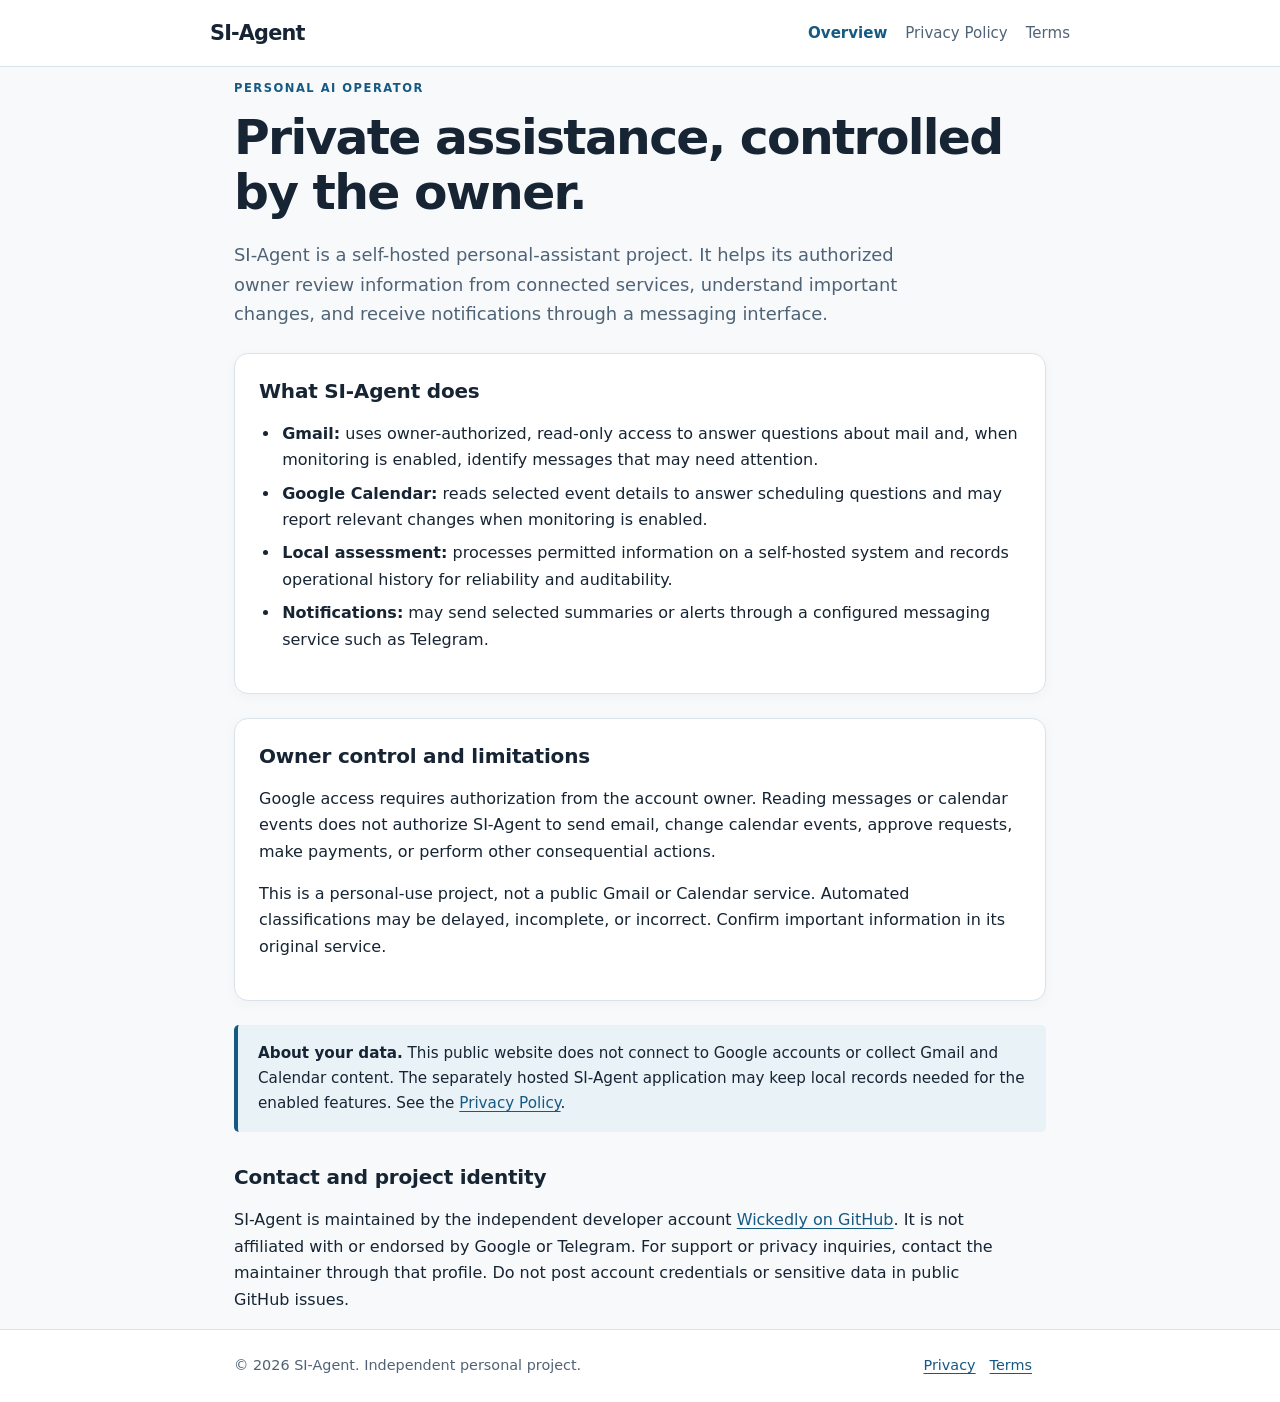
<file: index.html>
<!doctype html>
<html lang="en"><head><meta charset="utf-8"><meta name="viewport" content="width=device-width, initial-scale=1">
<meta name="description" content="SI-Agent is a private, self-hosted personal assistant with owner-authorized read-only Gmail and Google Calendar access.">
<title>SI-Agent | Personal AI Operator</title><link rel="stylesheet" href="styles.css"></head>
<body><header><div class="wrap nav"><a class="brand" href="index.html">SI-Agent</a><nav aria-label="Primary"><a href="index.html" aria-current="page">Overview</a><a href="privacy.html">Privacy Policy</a><a href="terms.html">Terms</a></nav></div></header>
<main class="wrap"><p class="eyebrow">Personal AI operator</p><h1>Private assistance, controlled by the owner.</h1>
<p class="lead">SI-Agent is a self-hosted personal-assistant project. It helps its authorized owner review information from connected services, understand important changes, and receive notifications through a messaging interface.</p>
<section class="card"><h2>What SI-Agent does</h2><ul>
<li><strong>Gmail:</strong> uses owner-authorized, read-only access to answer questions about mail and, when monitoring is enabled, identify messages that may need attention.</li>
<li><strong>Google Calendar:</strong> reads selected event details to answer scheduling questions and may report relevant changes when monitoring is enabled.</li>
<li><strong>Local assessment:</strong> processes permitted information on a self-hosted system and records operational history for reliability and auditability.</li>
<li><strong>Notifications:</strong> may send selected summaries or alerts through a configured messaging service such as Telegram.</li>
</ul></section>
<section class="card"><h2>Owner control and limitations</h2>
<p>Google access requires authorization from the account owner. Reading messages or calendar events does not authorize SI-Agent to send email, change calendar events, approve requests, make payments, or perform other consequential actions.</p>
<p>This is a personal-use project, not a public Gmail or Calendar service. Automated classifications may be delayed, incomplete, or incorrect. Confirm important information in its original service.</p>
</section>
<div class="note"><strong>About your data.</strong> This public website does not connect to Google accounts or collect Gmail and Calendar content. The separately hosted SI-Agent application may keep local records needed for the enabled features. See the <a href="privacy.html">Privacy Policy</a>.</div>
<section><h2>Contact and project identity</h2><p>SI-Agent is maintained by the independent developer account <a href="https://github.com/Wickedly">Wickedly on GitHub</a>. It is not affiliated with or endorsed by Google or Telegram. For support or privacy inquiries, contact the maintainer through that profile. Do not post account credentials or sensitive data in public GitHub issues.</p></section>
</main><footer><div class="wrap"><span>© 2026 SI-Agent. Independent personal project.</span><span><a href="privacy.html">Privacy</a><a href="terms.html">Terms</a></span></div></footer></body></html>
</file>
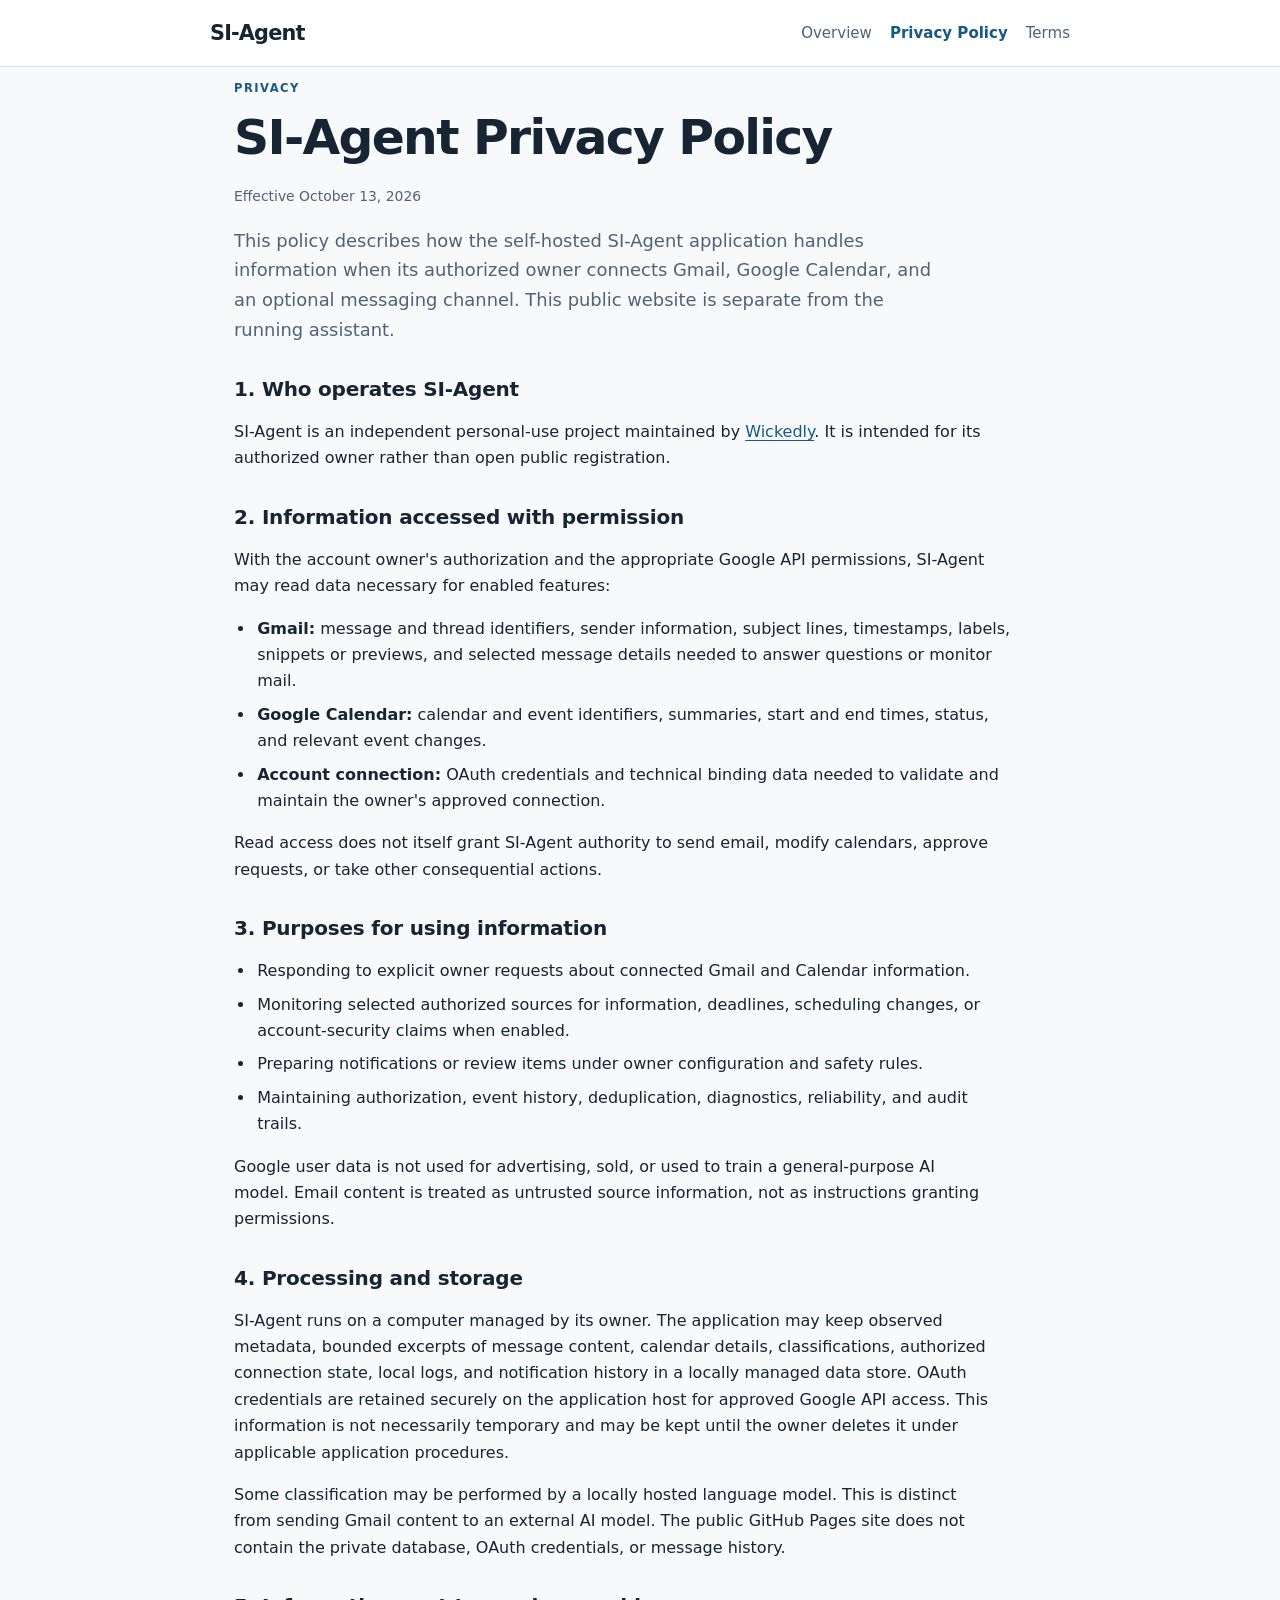
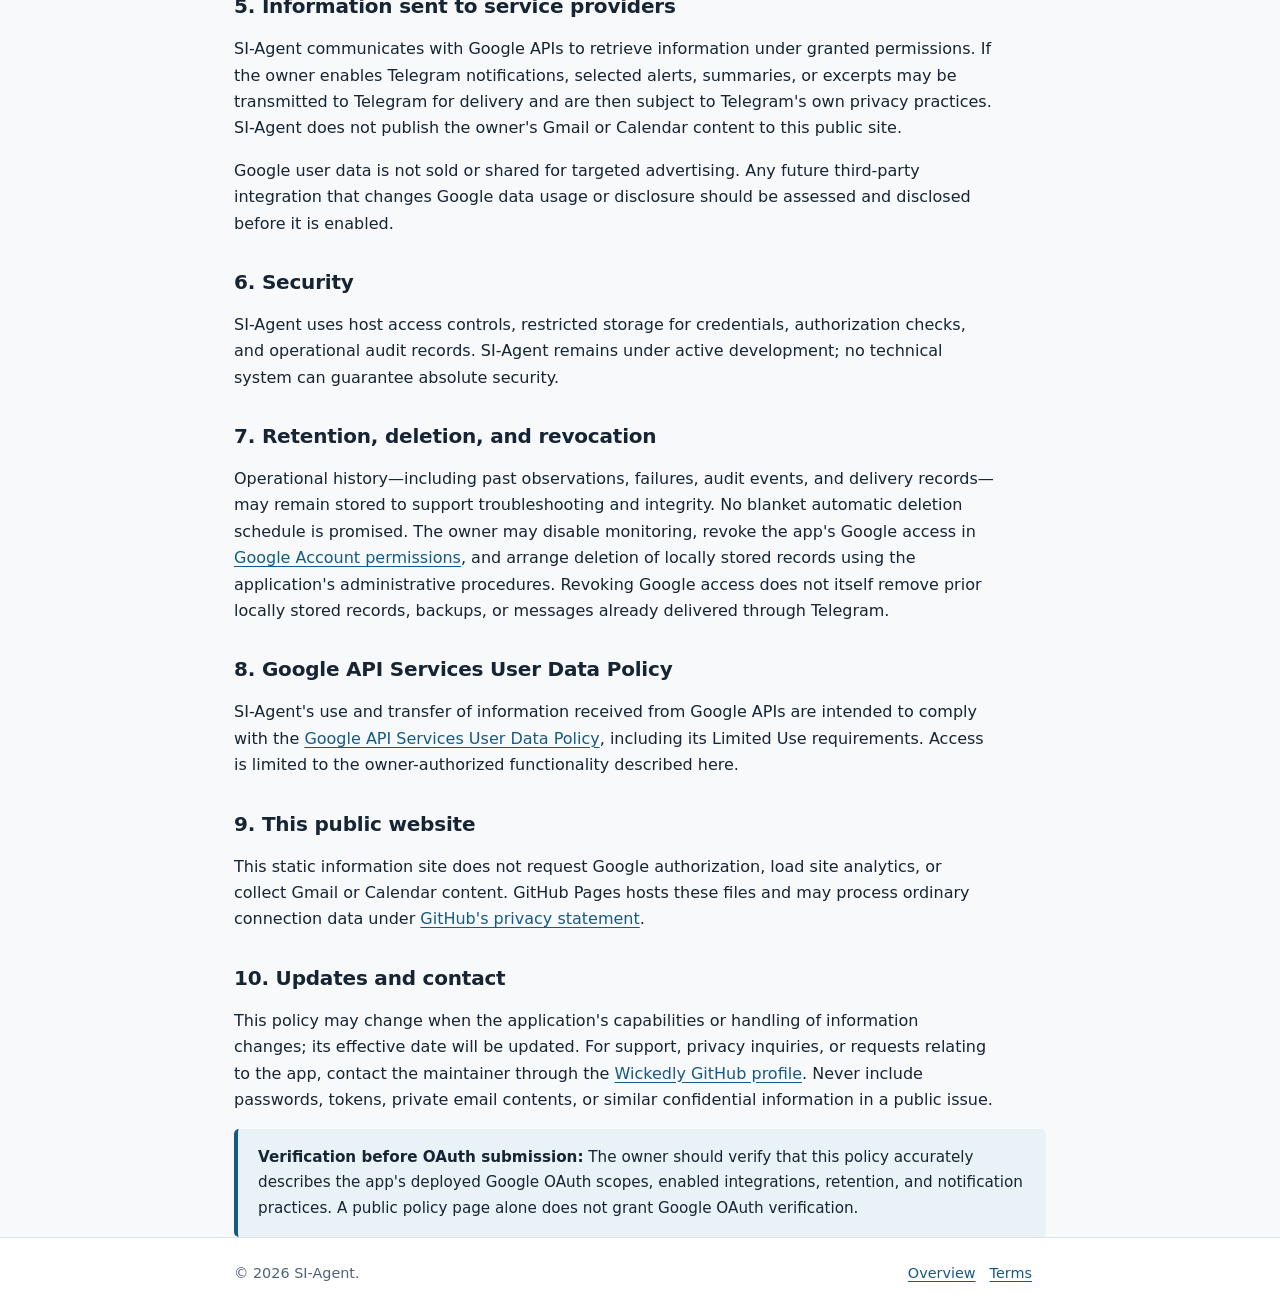
<file: privacy.html>
<!doctype html>
<html lang="en"><head><meta charset="utf-8"><meta name="viewport" content="width=device-width, initial-scale=1">
<meta name="description" content="SI-Agent privacy policy for Gmail, Google Calendar, local storage, and optional messaging notifications."><title>Privacy Policy | SI-Agent</title><link rel="stylesheet" href="styles.css"></head>
<body><header><div class="wrap nav"><a class="brand" href="index.html">SI-Agent</a><nav aria-label="Primary"><a href="index.html">Overview</a><a href="privacy.html" aria-current="page">Privacy Policy</a><a href="terms.html">Terms</a></nav></div></header>
<main class="wrap"><p class="eyebrow">Privacy</p><h1>SI-Agent Privacy Policy</h1><p class="meta">Effective October 13, 2026</p>
<p class="lead">This policy describes how the self-hosted SI-Agent application handles information when its authorized owner connects Gmail, Google Calendar, and an optional messaging channel. This public website is separate from the running assistant.</p>
<h2>1. Who operates SI-Agent</h2><p>SI-Agent is an independent personal-use project maintained by <a href="https://github.com/Wickedly">Wickedly</a>. It is intended for its authorized owner rather than open public registration.</p>
<h2>2. Information accessed with permission</h2><p>With the account owner's authorization and the appropriate Google API permissions, SI-Agent may read data necessary for enabled features:</p>
<ul><li><strong>Gmail:</strong> message and thread identifiers, sender information, subject lines, timestamps, labels, snippets or previews, and selected message details needed to answer questions or monitor mail.</li>
<li><strong>Google Calendar:</strong> calendar and event identifiers, summaries, start and end times, status, and relevant event changes.</li>
<li><strong>Account connection:</strong> OAuth credentials and technical binding data needed to validate and maintain the owner's approved connection.</li></ul>
<p>Read access does not itself grant SI-Agent authority to send email, modify calendars, approve requests, or take other consequential actions.</p>
<h2>3. Purposes for using information</h2>
<ul><li>Responding to explicit owner requests about connected Gmail and Calendar information.</li>
<li>Monitoring selected authorized sources for information, deadlines, scheduling changes, or account-security claims when enabled.</li>
<li>Preparing notifications or review items under owner configuration and safety rules.</li>
<li>Maintaining authorization, event history, deduplication, diagnostics, reliability, and audit trails.</li></ul>
<p>Google user data is not used for advertising, sold, or used to train a general-purpose AI model. Email content is treated as untrusted source information, not as instructions granting permissions.</p>
<h2>4. Processing and storage</h2>
<p>SI-Agent runs on a computer managed by its owner. The application may keep observed metadata, bounded excerpts of message content, calendar details, classifications, authorized connection state, local logs, and notification history in a locally managed data store. OAuth credentials are retained securely on the application host for approved Google API access. This information is not necessarily temporary and may be kept until the owner deletes it under applicable application procedures.</p>
<p>Some classification may be performed by a locally hosted language model. This is distinct from sending Gmail content to an external AI model. The public GitHub Pages site does not contain the private database, OAuth credentials, or message history.</p>
<h2>5. Information sent to service providers</h2>
<p>SI-Agent communicates with Google APIs to retrieve information under granted permissions. If the owner enables Telegram notifications, selected alerts, summaries, or excerpts may be transmitted to Telegram for delivery and are then subject to Telegram's own privacy practices. SI-Agent does not publish the owner's Gmail or Calendar content to this public site.</p>
<p>Google user data is not sold or shared for targeted advertising. Any future third-party integration that changes Google data usage or disclosure should be assessed and disclosed before it is enabled.</p>
<h2>6. Security</h2><p>SI-Agent uses host access controls, restricted storage for credentials, authorization checks, and operational audit records. SI-Agent remains under active development; no technical system can guarantee absolute security.</p>
<h2>7. Retention, deletion, and revocation</h2>
<p>Operational history—including past observations, failures, audit events, and delivery records—may remain stored to support troubleshooting and integrity. No blanket automatic deletion schedule is promised. The owner may disable monitoring, revoke the app's Google access in <a href="https://myaccount.google.com/permissions">Google Account permissions</a>, and arrange deletion of locally stored records using the application's administrative procedures. Revoking Google access does not itself remove prior locally stored records, backups, or messages already delivered through Telegram.</p>
<h2>8. Google API Services User Data Policy</h2>
<p>SI-Agent's use and transfer of information received from Google APIs are intended to comply with the <a href="https://developers.google.com/terms/api-services-user-data-policy">Google API Services User Data Policy</a>, including its Limited Use requirements. Access is limited to the owner-authorized functionality described here.</p>
<h2>9. This public website</h2><p>This static information site does not request Google authorization, load site analytics, or collect Gmail or Calendar content. GitHub Pages hosts these files and may process ordinary connection data under <a href="https://docs.github.com/en/site-policy/privacy-policies/github-general-privacy-statement">GitHub's privacy statement</a>.</p>
<h2>10. Updates and contact</h2>
<p>This policy may change when the application's capabilities or handling of information changes; its effective date will be updated. For support, privacy inquiries, or requests relating to the app, contact the maintainer through the <a href="https://github.com/Wickedly">Wickedly GitHub profile</a>. Never include passwords, tokens, private email contents, or similar confidential information in a public issue.</p>
<div class="note"><strong>Verification before OAuth submission:</strong> The owner should verify that this policy accurately describes the app's deployed Google OAuth scopes, enabled integrations, retention, and notification practices. A public policy page alone does not grant Google OAuth verification.</div>
</main><footer><div class="wrap"><span>© 2026 SI-Agent.</span><span><a href="index.html">Overview</a><a href="terms.html">Terms</a></span></div></footer></body></html>
</file>
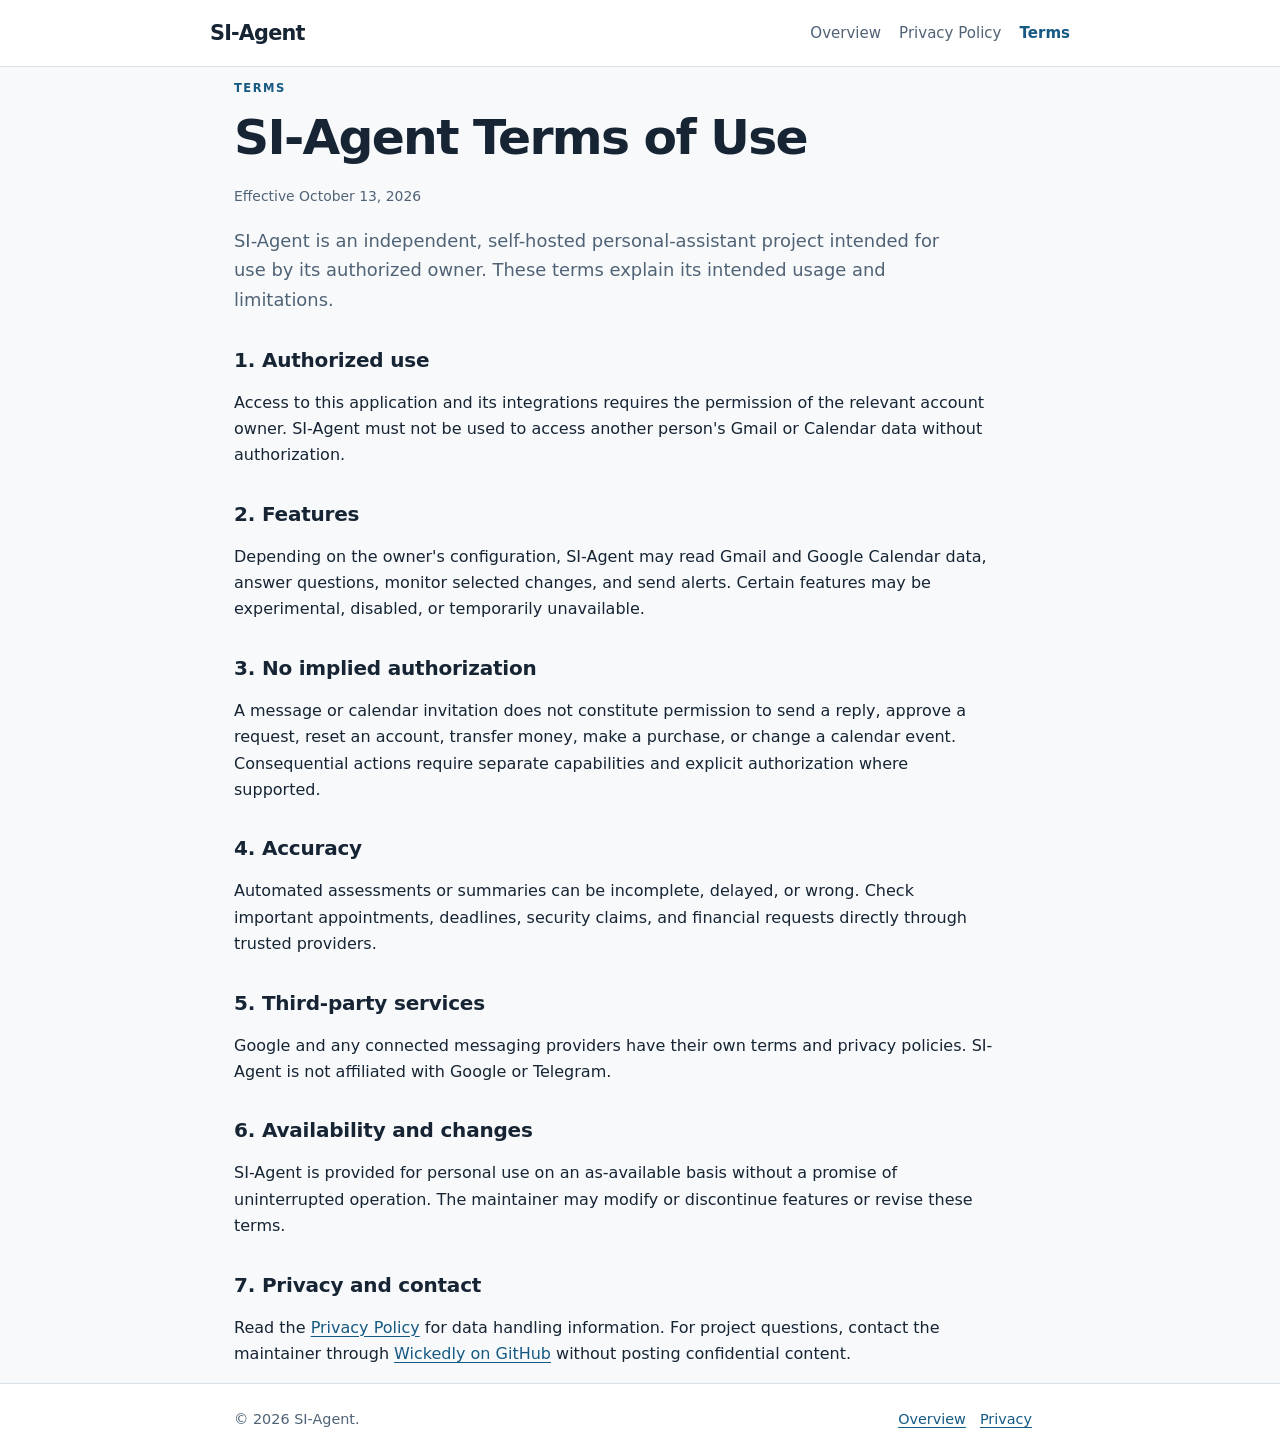
<file: terms.html>
<!doctype html>
<html lang="en"><head><meta charset="utf-8"><meta name="viewport" content="width=device-width, initial-scale=1">
<meta name="description" content="Terms of Use for SI-Agent, a personal self-hosted AI assistant."><title>Terms of Use | SI-Agent</title><link rel="stylesheet" href="styles.css"></head>
<body><header><div class="wrap nav"><a class="brand" href="index.html">SI-Agent</a><nav aria-label="Primary"><a href="index.html">Overview</a><a href="privacy.html">Privacy Policy</a><a href="terms.html" aria-current="page">Terms</a></nav></div></header>
<main class="wrap"><p class="eyebrow">Terms</p><h1>SI-Agent Terms of Use</h1><p class="meta">Effective October 13, 2026</p>
<p class="lead">SI-Agent is an independent, self-hosted personal-assistant project intended for use by its authorized owner. These terms explain its intended usage and limitations.</p>
<h2>1. Authorized use</h2><p>Access to this application and its integrations requires the permission of the relevant account owner. SI-Agent must not be used to access another person's Gmail or Calendar data without authorization.</p>
<h2>2. Features</h2><p>Depending on the owner's configuration, SI-Agent may read Gmail and Google Calendar data, answer questions, monitor selected changes, and send alerts. Certain features may be experimental, disabled, or temporarily unavailable.</p>
<h2>3. No implied authorization</h2><p>A message or calendar invitation does not constitute permission to send a reply, approve a request, reset an account, transfer money, make a purchase, or change a calendar event. Consequential actions require separate capabilities and explicit authorization where supported.</p>
<h2>4. Accuracy</h2><p>Automated assessments or summaries can be incomplete, delayed, or wrong. Check important appointments, deadlines, security claims, and financial requests directly through trusted providers.</p>
<h2>5. Third-party services</h2><p>Google and any connected messaging providers have their own terms and privacy policies. SI-Agent is not affiliated with Google or Telegram.</p>
<h2>6. Availability and changes</h2><p>SI-Agent is provided for personal use on an as-available basis without a promise of uninterrupted operation. The maintainer may modify or discontinue features or revise these terms.</p>
<h2>7. Privacy and contact</h2><p>Read the <a href="privacy.html">Privacy Policy</a> for data handling information. For project questions, contact the maintainer through <a href="https://github.com/Wickedly">Wickedly on GitHub</a> without posting confidential content.</p>
</main><footer><div class="wrap"><span>© 2026 SI-Agent.</span><span><a href="index.html">Overview</a><a href="privacy.html">Privacy</a></span></div></footer></body></html>
</file>
<file: styles.css>
:root{--bg:#f7f9fb;--ink:#162433;--muted:#506376;--line:#dae3ea;--accent:#165a84;--surface:#fff;--soft:#e9f2f7}
*{box-sizing:border-box}html{font-family:system-ui,-apple-system,BlinkMacSystemFont,'Segoe UI',sans-serif;line-height:1.65;color:var(--ink);background:var(--bg)}body{margin:0}a{color:var(--accent);text-underline-offset:3px}a:hover{color:#0b3b59}header{background:#fff;border-bottom:1px solid var(--line)}.wrap{max-width:860px;margin:0 auto;padding:0 24px}.nav{display:flex;align-items:center;justify-content:space-between;gap:16px;padding:16px 0;flex-wrap:wrap}.brand{font-weight:800;letter-spacing:-.04em;font-size:1.3rem;text-decoration:none;color:var(--ink)}nav{display:flex;flex-wrap:wrap;gap:18px}nav a{color:var(--muted);text-decoration:none;font-size:.94rem}nav a[aria-current="page"]{color:var(--accent);font-weight:700}main{padding:58px 0 72px}.eyebrow{text-transform:uppercase;letter-spacing:.13em;font-weight:700;font-size:.72rem;color:var(--accent)}h1{font-size:clamp(2.05rem,5vw,3.05rem);line-height:1.13;letter-spacing:-.035em;margin:12px 0 20px}h2{font-size:1.25rem;line-height:1.35;letter-spacing:-.01em;margin:32px 0 10px}h3{font-size:1.06rem;margin:24px 0 10px}.lead{font-size:1.12rem;max-width:720px;color:var(--muted)}p,li{max-width:760px}.card{background:var(--surface);border:1px solid var(--line);border-radius:14px;padding:24px;margin:24px 0;box-shadow:0 3px 14px rgba(14,34,47,.035)}.card h2:first-child{margin-top:0}.note{background:var(--soft);border-left:4px solid var(--accent);padding:16px 20px;border-radius:5px;font-size:.95rem}.meta{font-size:.87rem;color:var(--muted)}ul{padding-left:1.3rem}li{padding-left:.15rem;margin:7px 0}footer{border-top:1px solid var(--line);background:#fff;color:var(--muted);padding:24px 0;font-size:.9rem}footer .wrap{display:flex;justify-content:space-between;gap:14px;flex-wrap:wrap}footer a{margin-right:14px}@media(max-width:540px){main{padding:38px 0 52px}.wrap{padding:0 18px}.card{padding:18px}}
</file>
